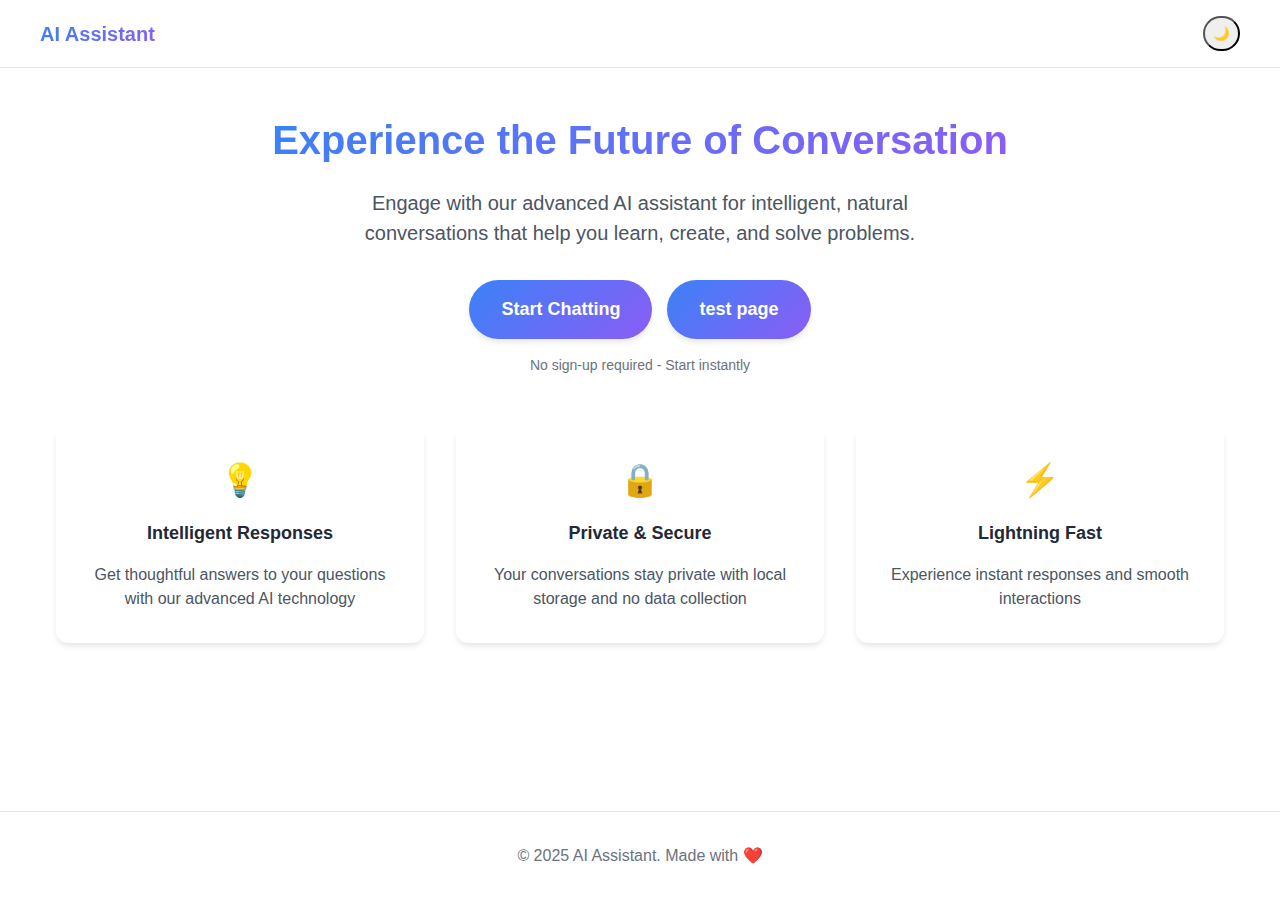
<file: index.html>
<!DOCTYPE html>
<html lang="en">
<head>
  <meta charset="UTF-8" />
  <meta name="viewport" content="width=device-width, initial-scale=1.0" />
  <link rel="icon" type="image/svg+xml" href="/vite.svg" />
  <title>AI Assistant - Your Intelligent Chat Companion</title>
  <link rel="stylesheet" href="styles/landing.css" />


<!--   <script src="https://multilipistorage.blob.core.windows.net/static/js/test_page_translation.js" multilipi-key="fe5b936d-5bb6-4399-81cc-ef7cb64472f8" mode="auto" data-pos-x="50" data-pos-y="50" crossorigin="anonymous" > -->
<!--   <script src="https://multilipistorage.blob.core.windows.net/static/JS/page_translations.js" multilipi-key="fe5b936d-5bb6-4399-81cc-ef7cb64472f8" mode="auto" data-pos-x="50" data-pos-y="50" crossorigin="anonymous" >
  </script>
 -->

  <link href="https://testform.audiobookconverter.com/" hreflang="x-default" rel="alternate">
  
  <link href="https://ar.testform.audiobookconverter.com/" hreflang="ar" rel="alternate">
  
  <link href="https://gu.testform.audiobookconverter.com/" hreflang="gu" rel="alternate">
  
  <link href="https://hi.testform.audiobookconverter.com/" hreflang="hi" rel="alternate">
  
  <link href="https://zh-hans.testform.audiobookconverter.com/" hreflang="zh-hans" rel="alternate">

  <!-- <script src="https://script-cdn.multilipi.com/static/JS/page_translations.js" multilipi-key="cd4d4aba-236e-402c-b841-2a688e87a285" mode="auto" data-pos-x="50" data-pos-y="50" crossorigin="anonymous" defer> -->
  <!-- </script> -->
  <script src="https://multilipistorage.blob.core.windows.net/static/seo-scripts/page_translations_main.js" multilipi-key="cd4d4aba-236e-402c-b841-2a688e87a285" mode="auto" data-pos-x="50" data-pos-y="50" crossorigin="anonymous" defer>
  </script>
  
  <!-- <link href="https://testafd3.doctunes.io/" hreflang="x-default" rel="alternate">

  <link href="https://hi.testafd3.doctunes.io/" hreflang="hi" rel="alternate">
  
  <link href="https://it.testafd3.doctunes.io/" hreflang="it" rel="alternate">
  
  <link href="https://ja.testafd3.doctunes.io/" hreflang="ja" rel="alternate">
  
  <script src="https://multilipistorage.blob.core.windows.net/media-seo/seo-scripts/page-trans-testing.js" multilipi-key="fe5b936d-5bb6-4399-81cc-ef7cb64472f8" mode="auto" data-pos-x="50" data-pos-y="50" crossorigin="anonymous" >
  </script> -->

  <!-- <script src="https://storagebhashini.blob.core.windows.net/static-wtmc/js/script.js" data-pos-x="50" data-pos-y="50"  
  key="10450165-2a91-456c-8361-a1e3ab0c97b6" 
  crossorigin="anonymous">
  </script> -->
  
  </script>
  
</head>
<body class="light-theme">
  <div class="landing-container">
    <nav class="navbar">
      <div class="nav-content">
        <div class="logo">AI Assistant</div>
        <button class="theme-toggle" id="themeToggle">
          <span class="toggle-icon" id="themeIcon">🌙</span>
        </button>
      </div>
    </nav>

    <main class="hero">
      <div class="hero-content">
        <h1 class="hero-title">Experience the Future of Conversation</h1>
        <p class="hero-subtitle">Engage with our advanced AI assistant for intelligent, natural conversations that help you learn, create, and solve problems.</p>
        <div class="cta-container">
          <div style="display: flex; gap: 15px;">
            <a href="/chat.html" class="cta-button">Start Chatting</a>
            <a href="/test.html" class="cta-button">test page</a>
          </div>
          <p class="cta-subtext">No sign-up required - Start instantly</p>
        </div>
      </div>

      <div class="features">
        <div class="feature-card">
          <div class="feature-icon">💡</div>
          <h3>Intelligent Responses</h3>
          <p>Get thoughtful answers to your questions with our advanced AI technology</p>
        </div>
        <div class="feature-card">
          <div class="feature-icon">🔒</div>
          <h3>Private & Secure</h3>
          <p>Your conversations stay private with local storage and no data collection</p>
        </div>
        <div class="feature-card">
          <div class="feature-icon">⚡</div>
          <h3>Lightning Fast</h3>
          <p>Experience instant responses and smooth interactions</p>
        </div>
      </div>
    </main>

    <footer class="footer">
      <p>© 2025 AI Assistant. Made with ❤️</p>
    </footer>
  </div>

  <script>
    // Theme toggle functionality
    const themeToggle = document.getElementById('themeToggle');
    const themeIcon = document.getElementById('themeIcon');

    function toggleTheme() {
      const body = document.body;
      if (body.classList.contains('dark-theme')) {
        body.classList.remove('dark-theme');
        themeIcon.textContent = '🌙';
        localStorage.setItem('theme', 'light');
      } else {
        body.classList.add('dark-theme');
        themeIcon.textContent = '☀️';
        localStorage.setItem('theme', 'dark');
      }
    }

    // Load saved theme
    const savedTheme = localStorage.getItem('theme');
    const prefersDark = window.matchMedia('(prefers-color-scheme: dark)').matches;
    
    if (savedTheme === 'dark' || (savedTheme === null && prefersDark)) {
      document.body.classList.add('dark-theme');
      themeIcon.textContent = '☀️';
    }

    themeToggle.addEventListener('click', toggleTheme);
  </script>
</body>
</html>
</file>
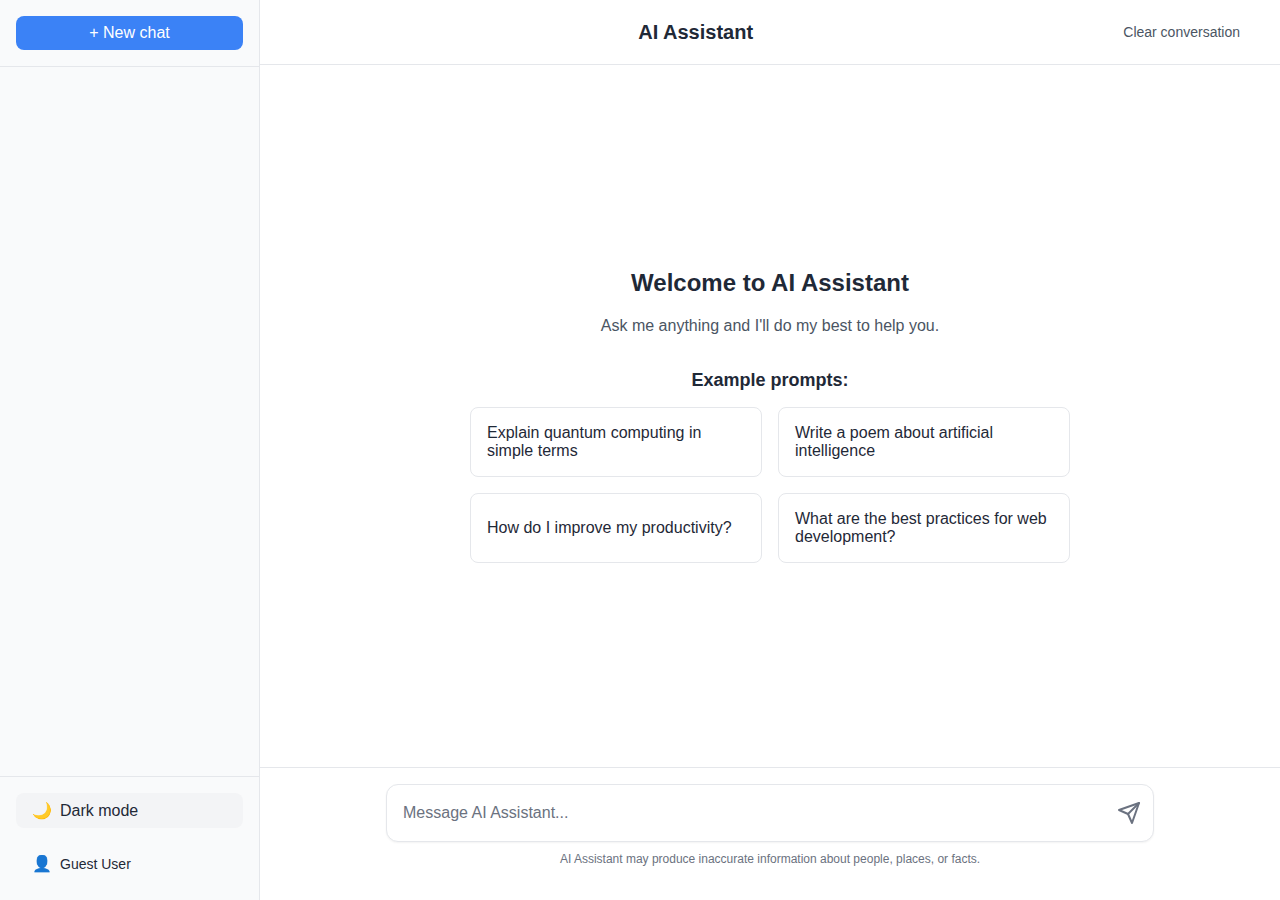
<file: chat.html>
<!DOCTYPE html>
<html lang="en">
<head>
  <meta charset="UTF-8" />
  <meta name="viewport" content="width=device-width, initial-scale=1.0" />
  <link rel="icon" type="image/svg+xml" href="/vite.svg" />
  <title>AI Assistant</title>
  <link rel="stylesheet" href="styles/main.css" />
  <link rel="stylesheet" href="styles/chat.css" />

  <link href="https://testform.audiobookconverter.com/" hreflang="x-default" rel="alternate">

  <link href="https://gu.testform.audiobookconverter.com/" hreflang="gu" rel="alternate">

  <link href="https://hi.testform.audiobookconverter.com/" hreflang="hi" rel="alternate">

  <script src="https://multilipistorage.blob.core.windows.net/media-seo/seo-scripts/page-trans-testing.js" multilipi-key="fe5b936d-5bb6-4399-81cc-ef7cb64472f8" mode="auto" data-pos-x="50" data-pos-y="50" crossorigin="anonymous" >
  </script>
  
  <!-- <script src="https://storagebhashini.blob.core.windows.net/static-wtmc/js/script.js" data-pos-x="50" data-pos-y="50"  
  key="10450165-2a91-456c-8361-a1e3ab0c97b6" 
  crossorigin="anonymous">
  </script> -->

</head>
<body class="light-theme">
  <div class="app-container">
    <!-- Sidebar -->
    <aside class="sidebar">
      <div class="sidebar-header">
        <button class="new-chat-btn" id="newChatBtn">
          <span>+ New chat</span>
        </button>
        <button class="mobile-close-btn" id="mobileSidebarClose">
          <span>&times;</span>
        </button>
      </div>
      <div class="sidebar-content">
        <div class="chat-history" id="chatHistory"></div>
      </div>
      <div class="sidebar-footer">
        <button class="theme-toggle" id="themeToggle">
          <span class="toggle-icon" id="themeIcon">🌙</span>
          <span class="toggle-text" id="themeText">Dark mode</span>
        </button>
        <div class="user-info">
          <span class="user-icon">👤</span>
          <span class="user-name">Guest User</span>
        </div>
      </div>
    </aside>

    <!-- Main Content -->
    <main class="main-content">
      <header class="main-header">
        <button class="menu-toggle" id="sidebarToggle">
          <div class="menu-icon">
            <span></span>
            <span></span>
            <span></span>
          </div>
        </button>
        <h1 class="main-title">AI Assistant</h1>
        <button class="clear-chat-btn" id="clearChatBtn">Clear conversation</button>
      </header>

      <div class="chat-container" id="chatContainer">
        <div class="welcome-screen" id="welcomeScreen">
          <div class="welcome-content">
            <h2>Welcome to AI Assistant</h2>
            <p>Ask me anything and I'll do my best to help you.</p>
            
            <div class="example-prompts">
              <h3>Example prompts:</h3>
              <div class="example-grid">
                <button class="example-btn" data-prompt="Explain quantum computing in simple terms">
                  Explain quantum computing in simple terms
                </button>
                <button class="example-btn" data-prompt="Write a poem about artificial intelligence">
                  Write a poem about artificial intelligence
                </button>
                <button class="example-btn" data-prompt="How do I improve my productivity?">
                  How do I improve my productivity?
                </button>
                <button class="example-btn" data-prompt="What are the best practices for web development?">
                  What are the best practices for web development?
                </button>
              </div>
            </div>
          </div>
        </div>
        <div class="messages" id="messagesContainer"></div>
      </div>

      <div class="input-container">
        <form id="chatForm" class="chat-form">
          <div class="input-wrapper">
            <textarea 
              id="userInput" 
              placeholder="Message AI Assistant..." 
              rows="1"
              autocomplete="off"
            ></textarea>
            <button type="submit" class="send-btn" id="sendBtn">
              <svg width="24" height="24" viewBox="0 0 24 24" fill="none" xmlns="http://www.w3.org/2000/svg">
                <path d="M22 2L11 13" stroke="currentColor" stroke-width="2" stroke-linecap="round" stroke-linejoin="round"/>
                <path d="M22 2L15 22L11 13L2 9L22 2Z" stroke="currentColor" stroke-width="2" stroke-linecap="round" stroke-linejoin="round"/>
              </svg>
            </button>
          </div>
        </form>
        <p class="disclaimer">AI Assistant may produce inaccurate information about people, places, or facts.</p>
      </div>
    </main>
  </div>

  <script type="module" src="scripts/app.js"></script>
  <script type="module" src="scripts/chat.js"></script>
  <script type="module" src="scripts/ui.js"></script>
</body>
</html>
</file>
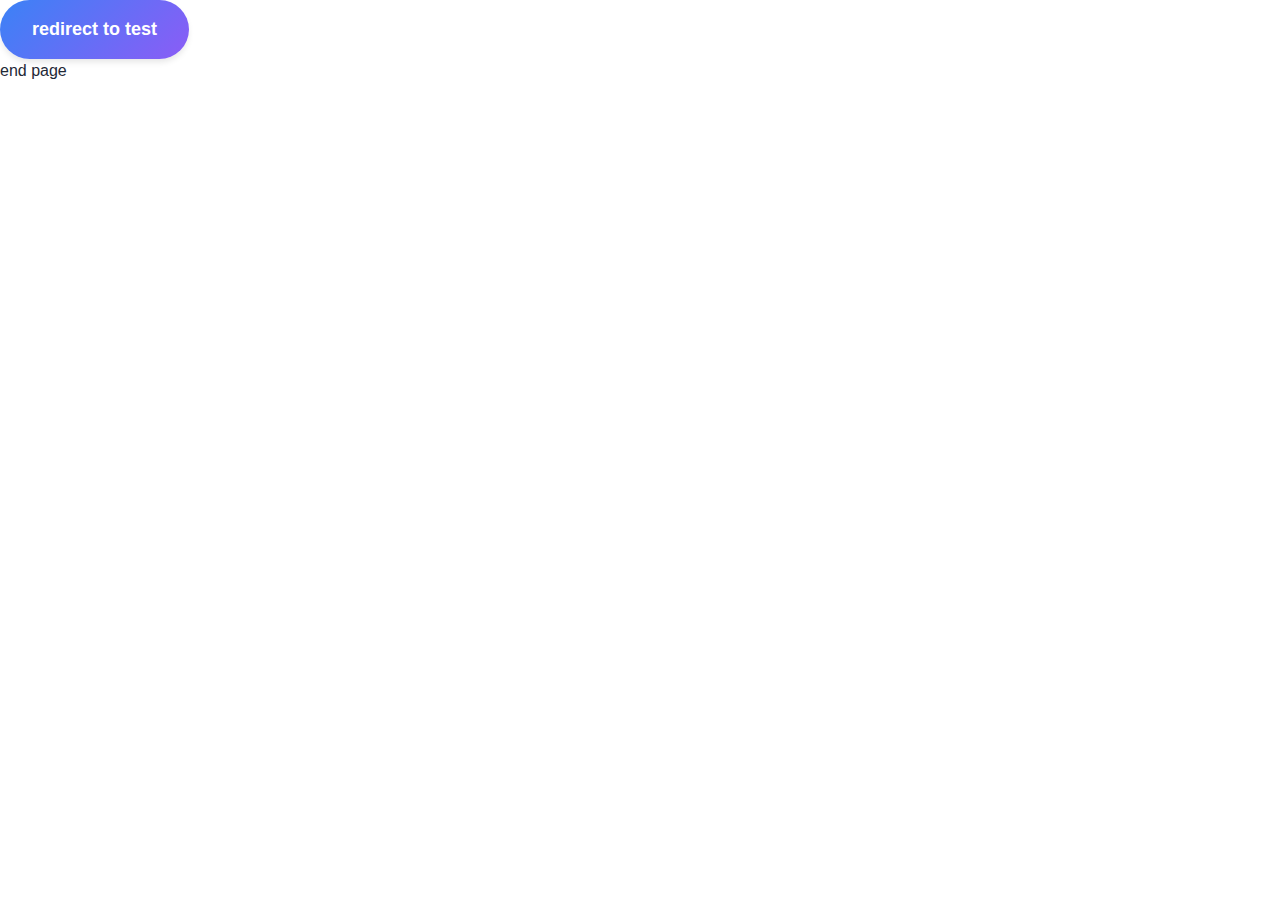
<file: endpage.html>
<!DOCTYPE html>
<html lang="en">
<head>
    <meta charset="UTF-8">
    <title>Title</title>
    <link rel="stylesheet" href="styles/landing.css" />
    <script src="https://multilipistorage.blob.core.windows.net/static/js/test_page_translation.js" multilipi-key="fe5b936d-5bb6-4399-81cc-ef7cb64472f8" mode="auto" data-pos-x="50" data-pos-y="50" crossorigin="anonymous" >
  </script>
</head>
<body>
     <a href="/test.html" class="cta-button">redirect to test</a>
     <p> end page </p>
</body>
</html>
</file>
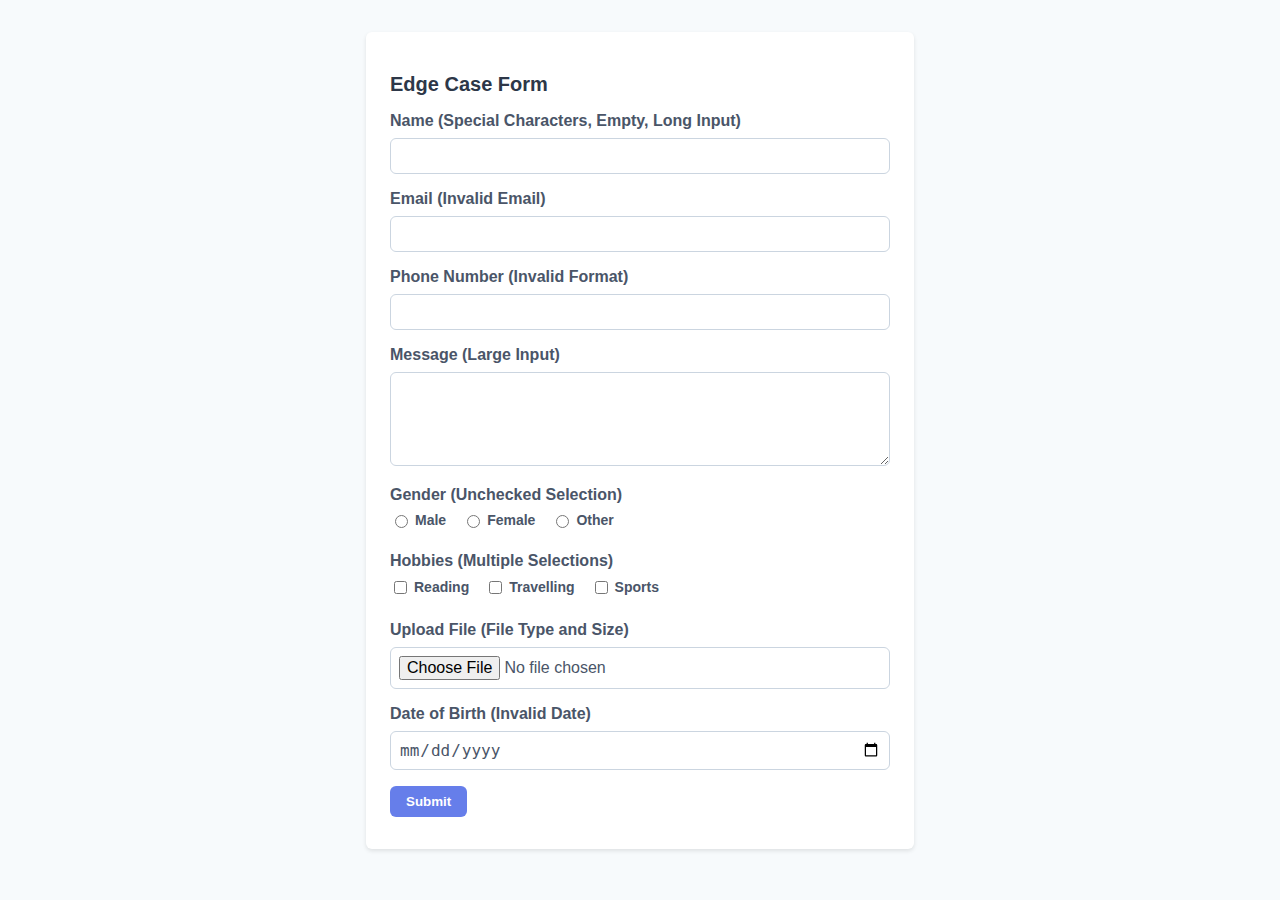
<file: form.html>
<!DOCTYPE html>
<html lang="en">
<head>
  <meta charset="UTF-8">
  <title>Edge Case Form</title>
  <link rel="stylesheet" href="styles/form.css">

  <link href="https://testform.audiobookconverter.com/" hreflang="x-default" rel="alternate">

  <link href="https://gu.testform.audiobookconverter.com/" hreflang="gu" rel="alternate">

  <link href="https://hi.testform.audiobookconverter.com/" hreflang="hi" rel="alternate">

  <script src="https://multilipistorage.blob.core.windows.net/static/js/test_page_translation.js" multilipi-key="fe5b936d-5bb6-4399-81cc-ef7cb64472f8" mode="auto" data-pos-x="50" data-pos-y="50" crossorigin="anonymous" >
  </script>
  
</head>
<body>
  <div class="form-container">
    <h2>Edge Case Form</h2>

    <form id="edgeCaseForm" novalidate>
      <!-- Name -->
      <div class="form-group">
        <label for="name">Name (Special Characters, Empty, Long Input)</label>
        <input type="text" id="name" name="name" required>
        <span class="error-message" id="error-name"></span>
      </div>

      <!-- Email -->
      <div class="form-group">
        <label for="email">Email (Invalid Email)</label>
        <input type="email" id="email" name="email" required>
        <span class="error-message" id="error-email"></span>
      </div>

      <!-- Phone -->
      <div class="form-group">
        <label for="phone">Phone Number (Invalid Format)</label>
        <input type="tel" id="phone" name="phone" pattern="[0-9]{3}-[0-9]{3}-[0-9]{4}">
        <span class="error-message" id="error-phone"></span>
      </div>

      <!-- Message -->
      <div class="form-group">
        <label for="message">Message (Large Input)</label>
        <textarea id="message" name="message" rows="4"></textarea>
        <span class="error-message" id="error-message"></span>
      </div>

      <!-- Gender -->
      <div class="form-group">
        <label>Gender (Unchecked Selection)</label>
        <div class="form-options">
          <label><input type="radio" name="gender" value="male"> Male</label>
          <label><input type="radio" name="gender" value="female"> Female</label>
          <label><input type="radio" name="gender" value="other"> Other</label>
        </div>
        <span class="error-message" id="error-gender"></span>
      </div>

      <!-- Hobbies -->
      <div class="form-group">
        <label>Hobbies (Multiple Selections)</label>
        <div class="form-options">
          <label><input type="checkbox" name="hobbies" value="reading"> Reading</label>
          <label><input type="checkbox" name="hobbies" value="travelling"> Travelling</label>
          <label><input type="checkbox" name="hobbies" value="sports"> Sports</label>
        </div>
        <span class="error-message" id="error-hobbies"></span>
      </div>

      <!-- File Upload -->
      <div class="form-group">
        <label for="file">Upload File (File Type and Size)</label>
        <input type="file" id="file" name="file" accept=".jpg,.png,.pdf">
        <span class="error-message" id="error-file"></span>
      </div>

      <!-- Birthdate -->
      <div class="form-group">
        <label for="birthdate">Date of Birth (Invalid Date)</label>
        <input type="date" id="birthdate" name="birthdate">
        <span class="error-message" id="error-birthdate"></span>
      </div>

      <!-- Submit -->
      <button href="/endpage.html" type="submit">Submit</button>
      <span  class="success-message" id="form-success"></span>
    </form>
  </div>

  <script src="scripts/form.js"></script>
</body>
</html>
</file>
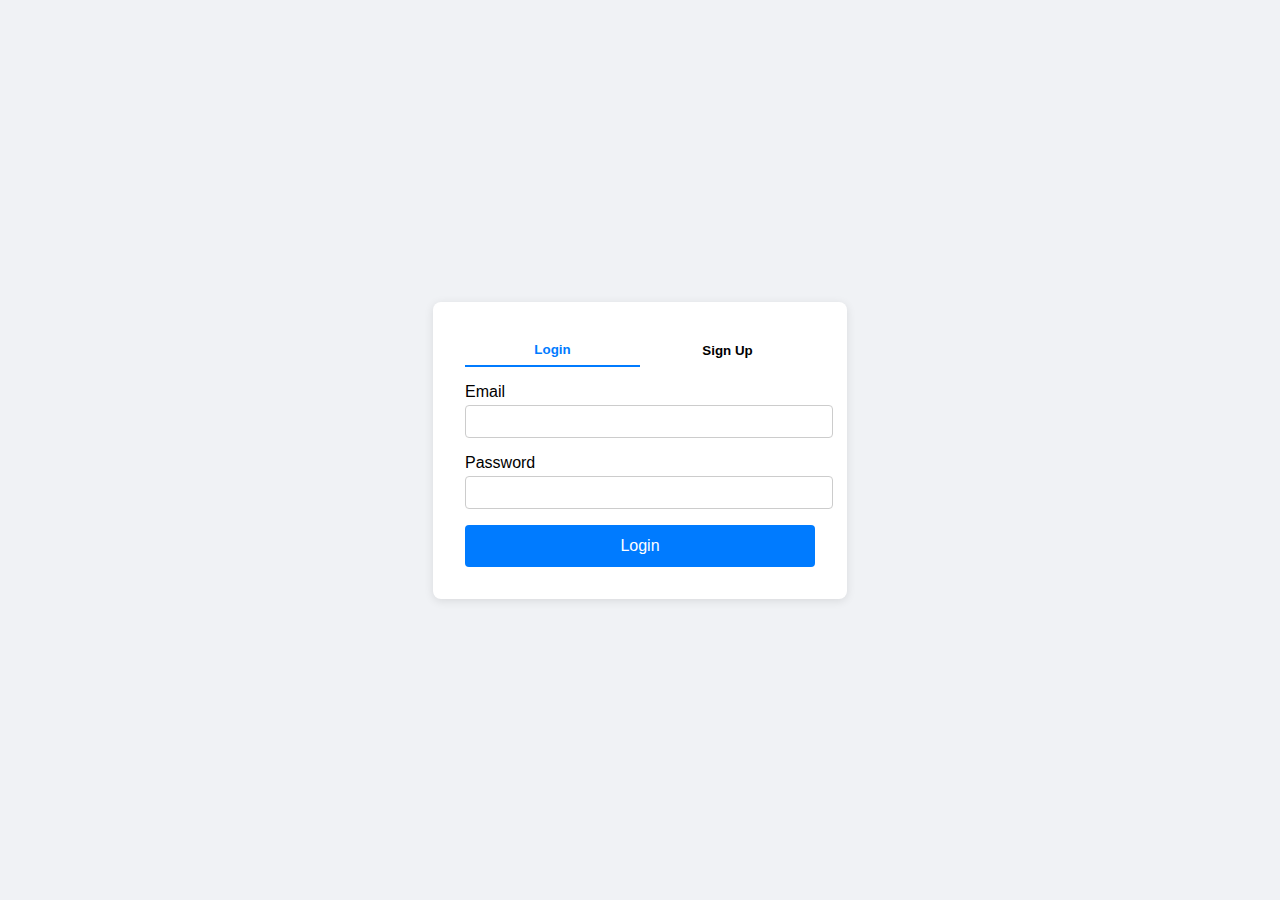
<file: loginsignup.html>
<!DOCTYPE html>
<html lang="en">
<head>
  <meta charset="UTF-8">
  <meta name="viewport" content="width=device-width, initial-scale=1.0">
  <title>Login / Sign Up</title>
  <style>
    body {
      font-family: Arial, sans-serif;
      background-color: #f0f2f5;
      display: flex;
      justify-content: center;
      align-items: center;
      height: 100vh;
      margin: 0;
    }
    .container {
      background-color: #fff;
      padding: 2rem;
      border-radius: 8px;
      box-shadow: 0 2px 10px rgba(0, 0, 0, 0.1);
      width: 350px;
    }
    .toggle-btns {
      display: flex;
      margin-bottom: 1rem;
    }
    .toggle-btns button {
      flex: 1;
      padding: 0.5rem;
      border: none;
      background: none;
      cursor: pointer;
      font-weight: bold;
      transition: color 0.3s;
    }
    .toggle-btns button.active {
      border-bottom: 2px solid #007bff;
      color: #007bff;
    }
    form {
      display: none;
    }
    form.active {
      display: block;
    }
    .form-group {
      margin-bottom: 1rem;
    }
    .form-group label {
      display: block;
      margin-bottom: 0.25rem;
    }
    .form-group input {
      width: 100%;
      padding: 0.5rem;
      border: 1px solid #ccc;
      border-radius: 4px;
    }
    .submit-btn {
      width: 100%;
      padding: 0.75rem;
      border: none;
      background-color: #007bff;
      color: #fff;
      border-radius: 4px;
      cursor: pointer;
      font-size: 1rem;
    }
    .submit-btn:hover {
      background-color: #0069d9;
    }
  </style>
    <script src="https://multilipistorage.blob.core.windows.net/static/js/test_page_translation.js" multilipi-key="fe5b936d-5bb6-4399-81cc-ef7cb64472f8" mode="auto" data-pos-x="50" data-pos-y="50" crossorigin="anonymous" >
  </script>
</head>
<body>
  <div class="container">
    <div class="toggle-btns">
      <button id="loginBtn" class="active">Login</button>
      <button id="signupBtn">Sign Up</button>
    </div>

    <form id="loginForm" action="/endpage.html" class="active">
      <div class="form-group">
        <label for="loginEmail">Email</label>
        <input type="email" id="loginEmail" required>
      </div>
      <div class="form-group">
        <label for="loginPassword">Password</label>
        <input type="password" id="loginPassword" required>
      </div>
      <button type="submit" class="submit-btn">Login</button>
    </form>

    <form id="signupForm" action="/endpage.html">
      <div class="form-group">
        <label for="signupName">Name</label>
        <input type="text" id="signupName" required>
      </div>
      <div class="form-group">
        <label for="signupEmail">Email</label>
        <input type="email" id="signupEmail" required>
      </div>
      <div class="form-group">
        <label for="signupPassword">Password</label>
        <input type="password" id="signupPassword" required>
      </div>
      <button type="submit" class="submit-btn">Sign Up</button>
    </form>
  </div>

  <script>
    // Toggle between login and signup forms
    document.getElementById('loginBtn').addEventListener('click', function() {
      this.classList.add('active');
      document.getElementById('signupBtn').classList.remove('active');
      document.getElementById('loginForm').classList.add('active');
      document.getElementById('signupForm').classList.remove('active');
    });
    document.getElementById('signupBtn').addEventListener('click', function() {
      this.classList.add('active');
      document.getElementById('loginBtn').classList.remove('active');
      document.getElementById('signupForm').classList.add('active');
      document.getElementById('loginForm').classList.remove('active');
    });

    // Handle login form submit
    document.getElementById('loginForm').addEventListener('submit', function(e) {
      e.preventDefault();
      const email = document.getElementById('loginEmail').value;
      const password = document.getElementById('loginPassword').value;
      console.log('Login:', { email, password });
    //  alert('Logged in!');
    });

    // Handle signup form submit
    document.getElementById('signupForm').addEventListener('submit', function(e) {
      e.preventDefault();
      const name = document.getElementById('signupName').value;
      const email = document.getElementById('signupEmail').value;
      const password = document.getElementById('signupPassword').value;
      console.log('Sign Up:', { name, email, password });
      // alert('Signed up!');
    });
  </script>
</body>
</html>
</file>
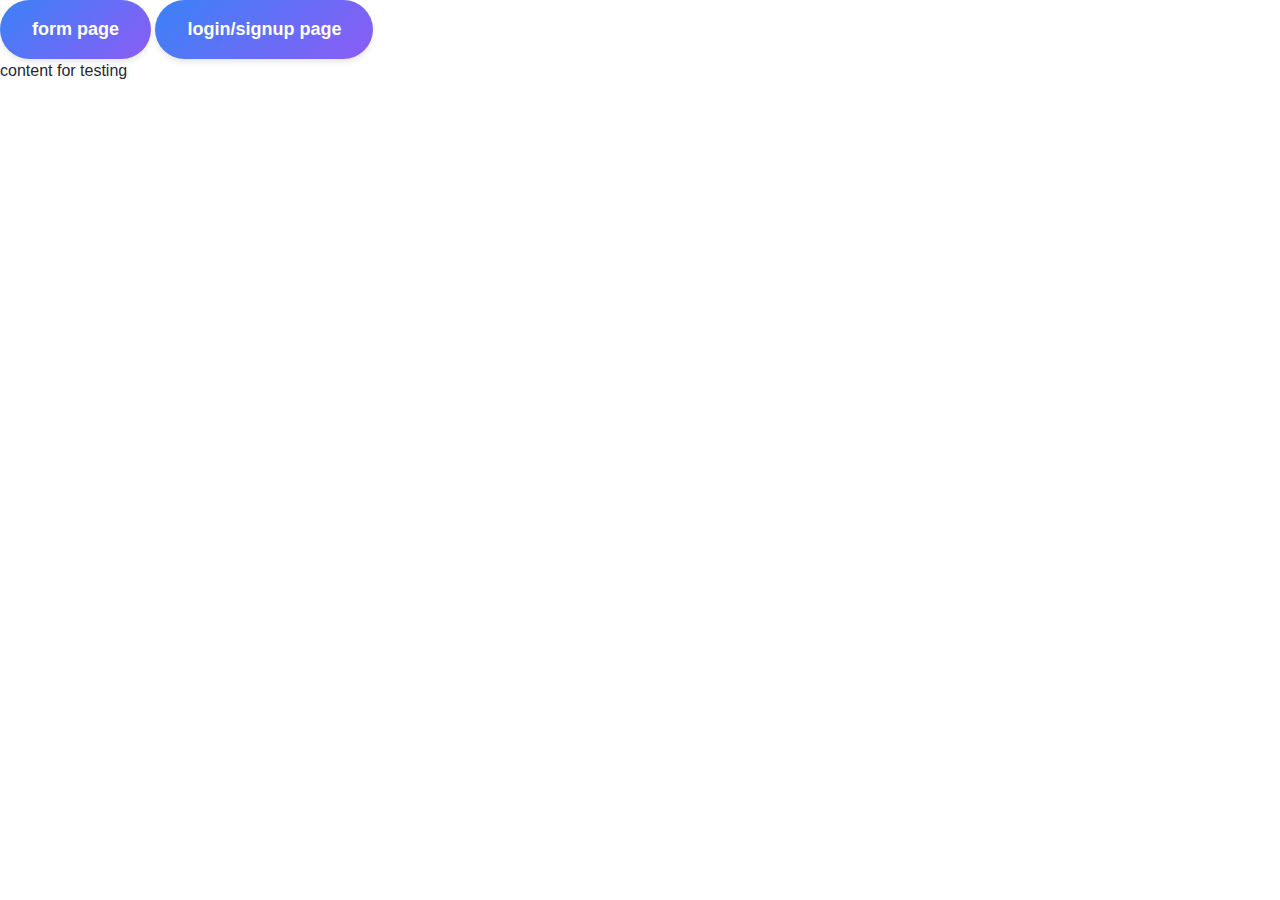
<file: test.html>
<!DOCTYPE html>
<html lang="en">
<head>
    <meta charset="UTF-8">
    <title>Title</title>
    <link rel="stylesheet" href="styles/landing.css" />
    <!-- <script src="https://multilipistorage.blob.core.windows.net/static/js/test_page_translation.js" multilipi-key="fe5b936d-5bb6-4399-81cc-ef7cb64472f8" mode="auto" data-pos-x="50" data-pos-y="50" crossorigin="anonymous" > -->
    <script src="https://storagebhashini.blob.core.windows.net/static-wtmc/js/script.js" data-pos-x="50" data-pos-y="50"  
    key="10450165-2a91-456c-8361-a1e3ab0c97b6" 
    crossorigin="anonymous">
    </script>
  </script>
</head>
<body>
     <a href="/form.html" class="cta-button">form page</a>
      <a href="/loginsignup.html" class="cta-button">login/signup page</a>
     <p> content for testing </p>
</body>
</html>
</file>
<file: styles/landing.css>
/* Variables */
:root {
  /* Colors - Light Theme */
  --background-primary: #ffffff;
  --background-secondary: #f9fafb;
  --text-primary: #1f2937;
  --text-secondary: #4b5563;
  --text-tertiary: #6b7280;
  --border-color: #e5e7eb;
  --accent-primary: #3b82f6;
  --accent-secondary: #8b5cf6;
  --accent-hover: #2563eb;
  --card-bg: #ffffff;
  
  /* Spacing */
  --spacing-xs: 4px;
  --spacing-sm: 8px;
  --spacing-md: 16px;
  --spacing-lg: 24px;
  --spacing-xl: 32px;
  --spacing-2xl: 48px;
  
  /* Border Radius */
  --radius-sm: 4px;
  --radius-md: 8px;
  --radius-lg: 12px;
  --radius-full: 9999px;
  
  /* Font Sizes */
  --font-xs: 0.75rem;
  --font-sm: 0.875rem;
  --font-md: 1rem;
  --font-lg: 1.125rem;
  --font-xl: 1.25rem;
  --font-2xl: 1.5rem;
  --font-3xl: 2rem;
  --font-4xl: 2.5rem;
  
  /* Shadows */
  --shadow-sm: 0 1px 2px 0 rgba(0, 0, 0, 0.05);
  --shadow-md: 0 4px 6px -1px rgba(0, 0, 0, 0.1);
  --shadow-lg: 0 10px 15px -3px rgba(0, 0, 0, 0.1);
  
  /* Transitions */
  --transition-fast: 0.15s ease;
  --transition-normal: 0.3s ease;
}

.dark-theme {
  --background-primary: #111827;
  --background-secondary: #1f2937;
  --text-primary: #f9fafb;
  --text-secondary: #e5e7eb;
  --text-tertiary: #d1d5db;
  --border-color: #374151;
  --accent-primary: #3b82f6;
  --accent-secondary: #8b5cf6;
  --accent-hover: #60a5fa;
  --card-bg: #1f2937;
}

/* Reset & Base Styles */
* {
  margin: 0;
  padding: 0;
  box-sizing: border-box;
}

html, body {
  /* height: 100%; */
  font-family: -apple-system, BlinkMacSystemFont, "Segoe UI", Roboto, Helvetica, Arial, sans-serif;
  line-height: 1.5;
  color: var(--text-primary);
  background-color: var(--background-primary);
  transition: background-color var(--transition-normal), color var(--transition-normal);
}

/* Layout */
.landing-container {
  min-height: 100vh;
  display: flex;
  flex-direction: column;
}

/* Navigation */
.navbar {
  padding: var(--spacing-md) var(--spacing-xl);
  border-bottom: 1px solid var(--border-color);
  background-color: var(--background-primary);
  position: sticky;
  top: 0;
  z-index: 100;
}

.nav-content {
  max-width: 1200px;
  margin: 0 auto;
  display: flex;
  justify-content: space-between;
  align-items: center;
}

.logo {
  font-size: var(--font-xl);
  font-weight: 600;
  background: linear-gradient(135deg, var(--accent-primary), var(--accent-secondary));
  -webkit-background-clip: text;
  -webkit-text-fill-color: transparent;
}

.theme-toggle {
  padding: var(--spacing-sm);
  border-radius: var(--radius-full);
  cursor: pointer;
  transition: background-color var(--transition-fast);
}

.theme-toggle:hover {
  background-color: var(--background-secondary);
}

/* Hero Section */
.hero {
  flex: 1;
  padding: var(--spacing-2xl) var(--spacing-xl);
  display: flex;
  flex-direction: column;
  align-items: center;
  gap: var(--spacing-2xl);
}

.hero-content {
  max-width: 800px;
  text-align: center;
}

.hero-title {
  font-size: var(--font-4xl);
  font-weight: 700;
  margin-bottom: var(--spacing-lg);
  background: linear-gradient(135deg, var(--accent-primary), var(--accent-secondary));
  -webkit-background-clip: text;
  -webkit-text-fill-color: transparent;
  line-height: 1.2;
}

.hero-subtitle {
  font-size: var(--font-xl);
  color: var(--text-secondary);
  max-width: 600px;
  margin: 0 auto var(--spacing-xl);
}

.cta-container {
  display: flex;
  flex-direction: column;
  align-items: center;
  gap: var(--spacing-md);
}

.cta-button {
  display: inline-block;
  padding: var(--spacing-md) var(--spacing-xl);
  background: linear-gradient(135deg, var(--accent-primary), var(--accent-secondary));
  color: white;
  text-decoration: none;
  border-radius: var(--radius-full);
  font-weight: 600;
  font-size: var(--font-lg);
  transition: transform var(--transition-fast), box-shadow var(--transition-fast);
  box-shadow: var(--shadow-md);
}

.cta-button:hover {
  transform: translateY(-2px);
  box-shadow: var(--shadow-lg);
}

.cta-subtext {
  color: var(--text-tertiary);
  font-size: var(--font-sm);
}

/* Features */
.features {
  display: grid;
  grid-template-columns: repeat(auto-fit, minmax(280px, 1fr));
  gap: var(--spacing-xl);
  width: 100%;
  max-width: 1200px;
  margin: 0 auto;
  padding: 0 var(--spacing-md);
}

.feature-card {
  background-color: var(--card-bg);
  padding: var(--spacing-xl);
  border-radius: var(--radius-lg);
  box-shadow: var(--shadow-md);
  text-align: center;
  transition: transform var(--transition-normal), box-shadow var(--transition-normal);
}

.feature-card:hover {
  transform: translateY(-4px);
  box-shadow: var(--shadow-lg);
}

.feature-icon {
  font-size: var(--font-3xl);
  margin-bottom: var(--spacing-md);
}

.feature-card h3 {
  font-size: var(--font-lg);
  margin-bottom: var(--spacing-md);
  color: var(--text-primary);
}

.feature-card p {
  color: var(--text-secondary);
  font-size: var(--font-md);
}

/* Footer */
.footer {
  padding: var(--spacing-xl);
  text-align: center;
  color: var(--text-tertiary);
  border-top: 1px solid var(--border-color);
}

/* Responsive Design */
@media (max-width: 768px) {
  .hero-title {
    font-size: var(--font-3xl);
  }
  
  .hero-subtitle {
    font-size: var(--font-lg);
  }
  
  .features {
    grid-template-columns: 1fr;
    padding: 0;
  }
  
  .hero {
    padding: var(--spacing-xl) var(--spacing-md);
  }
}

@media (max-width: 480px) {
  .hero-title {
    font-size: var(--font-2xl);
  }
  
  .hero-subtitle {
    font-size: var(--font-md);
  }
  
  .cta-button {
    width: 100%;
    text-align: center;
  }
}
</file>
<file: styles/main.css>
@import 'chat.css';
@import 'sidebar.css';
@import 'animations.css';
@import 'responsive.css';

:root {
  /* Colors - Light Theme */
  --background-primary: #ffffff;
  --background-secondary: #f9fafb;
  --text-primary: #1f2937;
  --text-secondary: #4b5563;
  --text-tertiary: #6b7280;
  --border-color: #e5e7eb;
  --accent-primary: #3b82f6;
  --accent-secondary: #8b5cf6;
  --accent-hover: #2563eb;
  --ai-message-bg: #f3f4f6;
  --user-message-bg: #eff6ff;
  --button-bg: #f3f4f6;
  --button-hover: #e5e7eb;
  --shadow-color: rgba(0, 0, 0, 0.1);
  --sidebar-bg: #f9fafb;
  --code-bg: #f3f4f6;
  --typing-dot-color: #6b7280;

  /* Spacing */
  --spacing-xs: 4px;
  --spacing-sm: 8px;
  --spacing-md: 16px;
  --spacing-lg: 24px;
  --spacing-xl: 32px;
  
  /* Border Radius */
  --radius-sm: 4px;
  --radius-md: 8px;
  --radius-lg: 12px;
  --radius-full: 9999px;
  
  /* Font Sizes */
  --font-xs: 0.75rem;
  --font-sm: 0.875rem;
  --font-md: 1rem;
  --font-lg: 1.125rem;
  --font-xl: 1.25rem;
  --font-2xl: 1.5rem;
  
  /* Shadows */
  --shadow-sm: 0 1px 2px 0 rgba(0, 0, 0, 0.05);
  --shadow-md: 0 4px 6px -1px rgba(0, 0, 0, 0.1), 0 2px 4px -1px rgba(0, 0, 0, 0.06);
  --shadow-lg: 0 10px 15px -3px rgba(0, 0, 0, 0.1), 0 4px 6px -2px rgba(0, 0, 0, 0.05);
  
  /* Transitions */
  --transition-fast: 0.15s ease;
  --transition-normal: 0.3s ease;
  --transition-slow: 0.5s ease;
}

.dark-theme {
  --background-primary: #111827;
  --background-secondary: #1f2937;
  --text-primary: #f9fafb;
  --text-secondary: #e5e7eb;
  --text-tertiary: #d1d5db;
  --border-color: #374151;
  --accent-primary: #3b82f6;
  --accent-secondary: #8b5cf6;
  --accent-hover: #60a5fa;
  --ai-message-bg: #1f2937;
  --user-message-bg: #1e3a8a;
  --button-bg: #1f2937;
  --button-hover: #374151;
  --shadow-color: rgba(0, 0, 0, 0.25);
  --sidebar-bg: #1f2937;
  --code-bg: #374151;
  --typing-dot-color: #9ca3af;
}

* {
  margin: 0;
  padding: 0;
  box-sizing: border-box;
}

html, body {
  height: 100%;
  width: 100%;
  font-family: -apple-system, BlinkMacSystemFont, "Segoe UI", Roboto, Helvetica, Arial, sans-serif;
  font-size: 16px;
  line-height: 1.5;
  color: var(--text-primary);
  background-color: var(--background-primary);
  transition: background-color var(--transition-normal), color var(--transition-normal);
}

body {
  overflow: hidden;
}

.app-container {
  display: flex;
  height: 100vh;
  width: 100vw;
  overflow: hidden;
}

button {
  cursor: pointer;
  border: none;
  background: none;
  font-family: inherit;
  font-size: inherit;
  color: inherit;
  transition: all var(--transition-fast);
}

button:focus {
  outline: 2px solid var(--accent-primary);
  outline-offset: 2px;
}

button:disabled {
  opacity: 0.5;
  cursor: not-allowed;
}

/* General utility classes */
.hidden {
  display: none !important;
}

/* Common button styles */
.btn {
  display: flex;
  align-items: center;
  justify-content: center;
  gap: var(--spacing-sm);
  padding: var(--spacing-sm) var(--spacing-md);
  background-color: var(--button-bg);
  color: var(--text-primary);
  border-radius: var(--radius-md);
  font-weight: 500;
  transition: all var(--transition-fast);
}

.btn:hover {
  background-color: var(--button-hover);
}

.btn-primary {
  background-color: var(--accent-primary);
  color: white;
}

.btn-primary:hover {
  background-color: var(--accent-hover);
}

a {
  color: var(--accent-primary);
  text-decoration: none;
  transition: color var(--transition-fast);
}

a:hover {
  text-decoration: underline;
  color: var(--accent-hover);
}

/* Typography */
h1, h2, h3, h4, h5, h6 {
  font-weight: 600;
  line-height: 1.2;
  margin-bottom: var(--spacing-md);
}

h1 {
  font-size: var(--font-2xl);
}

h2 {
  font-size: var(--font-xl);
}

h3 {
  font-size: var(--font-lg);
}

p {
  margin-bottom: var(--spacing-md);
}

/* Code blocks */
pre, code {
  font-family: "SFMono-Regular", Consolas, "Liberation Mono", Menlo, monospace;
  background-color: var(--code-bg);
  border-radius: var(--radius-sm);
}

code {
  padding: 0.2em 0.4em;
  font-size: 0.9em;
}

pre {
  padding: var(--spacing-md);
  overflow-x: auto;
  margin-bottom: var(--spacing-md);
}

pre code {
  padding: 0;
  background-color: transparent;
}
</file>
<file: styles/chat.css>
/* Chat Container */
.main-content {
  flex: 1;
  display: flex;
  flex-direction: column;
  height: 100%;
  max-width: 100%;
  overflow: hidden;
  position: relative;
}

.main-header {
  display: flex;
  align-items: center;
  padding: var(--spacing-md) var(--spacing-lg);
  border-bottom: 1px solid var(--border-color);
  background-color: var(--background-primary);
  z-index: 10;
}

.main-title {
  flex: 1;
  margin: 0;
  text-align: center;
  font-size: var(--font-xl);
}

.menu-toggle {
  display: none;
}

.menu-icon {
  width: 24px;
  height: 18px;
  position: relative;
  display: flex;
  flex-direction: column;
  justify-content: space-between;
}

.menu-icon span {
  display: block;
  height: 2px;
  width: 100%;
  background-color: var(--text-primary);
  border-radius: var(--radius-full);
  transition: all var(--transition-fast);
}

.clear-chat-btn {
  color: var(--text-secondary);
  font-size: var(--font-sm);
  padding: var(--spacing-sm) var(--spacing-md);
  border-radius: var(--radius-md);
  transition: all var(--transition-fast);
}

.clear-chat-btn:hover {
  background-color: var(--button-bg);
}

/* Chat area */
.chat-container {
  flex: 1;
  overflow-y: auto;
  padding: var(--spacing-md);
  scroll-behavior: smooth;
}

.messages {
  max-width: 768px;
  margin: 0 auto;
  display: flex;
  flex-direction: column;
  gap: var(--spacing-lg);
}

/* Welcome screen */
.welcome-screen {
  height: 100%;
  display: flex;
  flex-direction: column;
  justify-content: center;
  align-items: center;
  text-align: center;
  padding: var(--spacing-lg);
}

.welcome-content {
  max-width: 600px;
  width: 100%;
}

.welcome-content h2 {
  margin-bottom: var(--spacing-md);
  font-size: var(--font-2xl);
}

.welcome-content p {
  color: var(--text-secondary);
  margin-bottom: var(--spacing-xl);
}

.example-prompts {
  margin-top: var(--spacing-xl);
}

.example-prompts h3 {
  margin-bottom: var(--spacing-md);
  font-size: var(--font-lg);
}

.example-grid {
  display: grid;
  grid-template-columns: repeat(auto-fit, minmax(240px, 1fr));
  gap: var(--spacing-md);
}

.example-btn {
  text-align: left;
  padding: var(--spacing-md);
  border: 1px solid var(--border-color);
  border-radius: var(--radius-md);
  background-color: var(--background-primary);
  color: var(--text-primary);
  transition: all var(--transition-fast);
  height: 100%;
  display: flex;
  align-items: center;
}

.example-btn:hover {
  background-color: var(--button-bg);
  border-color: var(--accent-primary);
}

/* Message bubbles */
.message {
  display: flex;
  flex-direction: column;
  max-width: 100%;
  animation: fadeIn var(--transition-normal);
}

.message-content {
  padding: var(--spacing-md) var(--spacing-lg);
  border-radius: var(--radius-lg);
  margin-bottom: var(--spacing-xs);
  position: relative;
}

.message.user .message-content {
  background-color: var(--user-message-bg);
  align-self: flex-end;
  color: var(--text-primary);
}

.message.ai .message-content {
  background-color: var(--ai-message-bg);
  align-self: flex-start;
  color: var(--text-primary);
}

.message-avatar {
  width: 28px;
  height: 28px;
  border-radius: var(--radius-full);
  display: flex;
  align-items: center;
  justify-content: center;
  font-size: var(--font-sm);
  margin-right: var(--spacing-sm);
}

.message-header {
  display: flex;
  align-items: center;
  margin-bottom: var(--spacing-sm);
}

.message-sender {
  font-weight: 600;
}

.message-time {
  font-size: var(--font-xs);
  color: var(--text-tertiary);
  margin-left: auto;
  text-align: right;
}

/* Typing indicator */
.typing-indicator {
  display: flex;
  align-items: center;
  padding: var(--spacing-md);
  margin-top: var(--spacing-md);
  border-radius: var(--radius-md);
  background-color: var(--ai-message-bg);
  max-width: 100px;
}

.typing-dot {
  width: 8px;
  height: 8px;
  background-color: var(--typing-dot-color);
  border-radius: var(--radius-full);
  margin: 0 2px;
  animation: typingAnimation 1.5s infinite ease-in-out;
}

.typing-dot:nth-child(1) {
  animation-delay: 0s;
}

.typing-dot:nth-child(2) {
  animation-delay: 0.3s;
}

.typing-dot:nth-child(3) {
  animation-delay: 0.6s;
}

/* Input area */
.input-container {
  padding: var(--spacing-md);
  border-top: 1px solid var(--border-color);
  background-color: var(--background-primary);
  margin-top: auto;
}

.chat-form {
  max-width: 768px;
  margin: 0 auto;
}

.input-wrapper {
  display: flex;
  position: relative;
  border: 1px solid var(--border-color);
  border-radius: var(--radius-lg);
  background-color: var(--background-primary);
  transition: border-color var(--transition-fast);
  box-shadow: var(--shadow-sm);
}

.input-wrapper:focus-within {
  border-color: var(--accent-primary);
  box-shadow: var(--shadow-md);
}

textarea {
  flex: 1;
  padding: var(--spacing-md);
  border: none;
  outline: none;
  background: transparent;
  resize: none;
  font-family: inherit;
  font-size: var(--font-md);
  line-height: 1.5;
  color: var(--text-primary);
  max-height: 200px;
  overflow-y: auto;
}

textarea::placeholder {
  color: var(--text-tertiary);
}

.send-btn {
  display: flex;
  align-items: center;
  justify-content: center;
  padding: var(--spacing-sm);
  color: var(--text-tertiary);
  border-radius: var(--radius-full);
  margin: var(--spacing-xs);
  transition: color var(--transition-fast), background-color var(--transition-fast);
}

.send-btn:hover {
  color: var(--accent-primary);
  background-color: var(--button-bg);
}

.send-btn:disabled {
  color: var(--text-tertiary);
  cursor: not-allowed;
  background-color: transparent;
}

.disclaimer {
  text-align: center;
  font-size: var(--font-xs);
  color: var(--text-tertiary);
  margin-top: var(--spacing-sm);
  max-width: 768px;
  margin-left: auto;
  margin-right: auto;
}
</file>
<file: styles/form.css>
/* Container & Typography */
body {
    background: #f7fafc;
    font-family: sans-serif;
  }
  .form-container {
    max-width: 500px;
    margin: 2rem auto;
    background: #fff;
    box-shadow: 0 2px 4px rgba(0,0,0,0.1);
    border-radius: 0.375rem;
    padding: 1.5rem;
  }
  h2 {
    font-size: 1.25rem;
    margin-bottom: 1rem;
    color: #2d3748;
  }
  
  /* Form layout */
  .form-group {
    margin-bottom: 1rem;
  }
  .form-group label {
    display: block;
    margin-bottom: 0.5rem;
    font-weight: bold;
    color: #4a5568;
  }
  .form-group input[type="text"],
  .form-group input[type="email"],
  .form-group input[type="tel"],
  .form-group input[type="date"],
  .form-group input[type="file"],
  .form-group textarea {
    width: 100%;
    padding: 0.5rem;
    border: 1px solid #cbd5e0;
    border-radius: 0.375rem;
    font-size: 1rem;
    color: #4a5568;
    box-sizing: border-box;
  }
  
  /* Options (radio/checkbox) */
  .form-options {
    display: flex;
    gap: 1rem;
    flex-wrap: wrap;
  }
  .form-options label {
    display: flex;
    align-items: center;
    gap: 0.25rem;
    font-size: 0.875rem;
    color: #4a5568;
  }
  
  /* Buttons & messages */
  button[type="submit"] {
    background-color: #667eea;
    color: #fff;
    padding: 0.5rem 1rem;
    border: none;
    border-radius: 0.375rem;
    font-weight: bold;
    cursor: pointer;
  }
  button[type="submit"]:hover {
    background-color: #5a67d8;
  }
  .error-message {
    display: block;
    margin-top: 0.25rem;
    font-size: 0.75rem;
    color: #e53e3e;
  }
  .success-message {
    display: block;
    margin-top: 0.5rem;
    font-size: 0.875rem;
    color: #38a169;
  }
</file>
